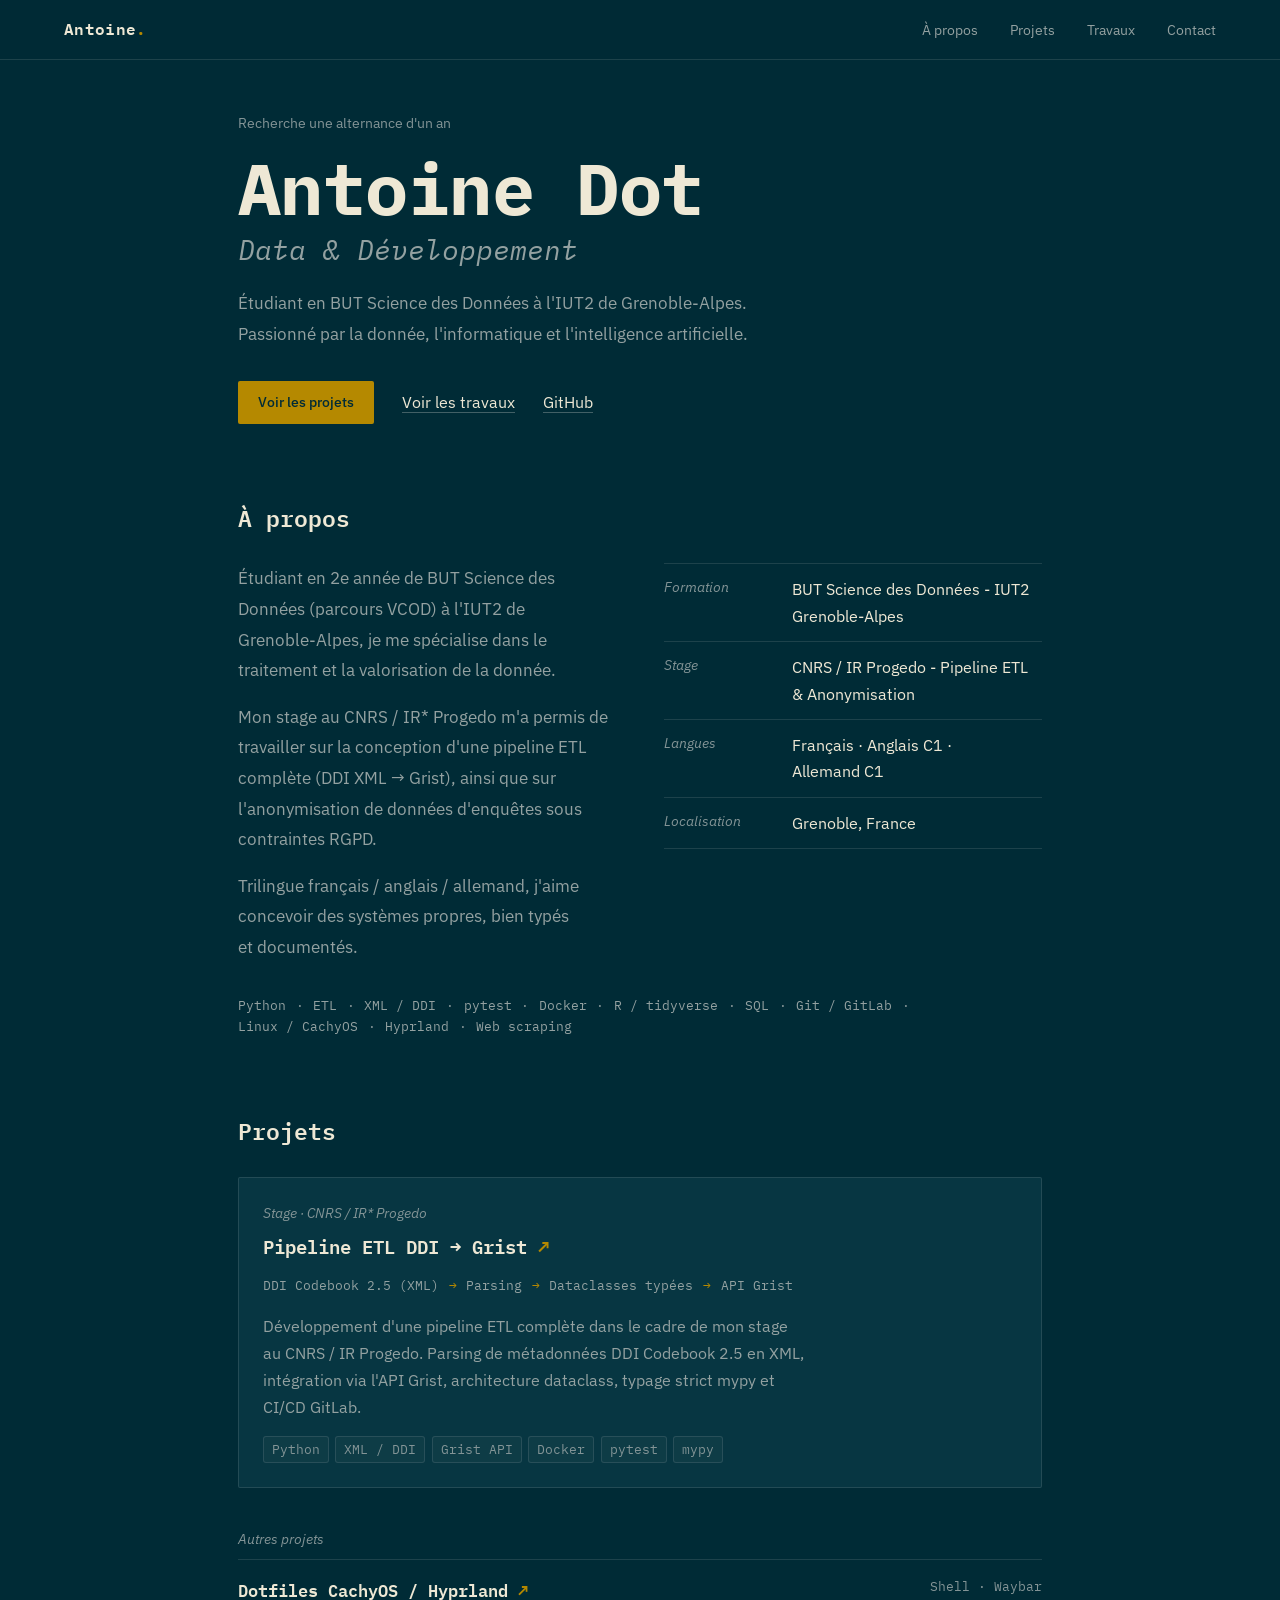
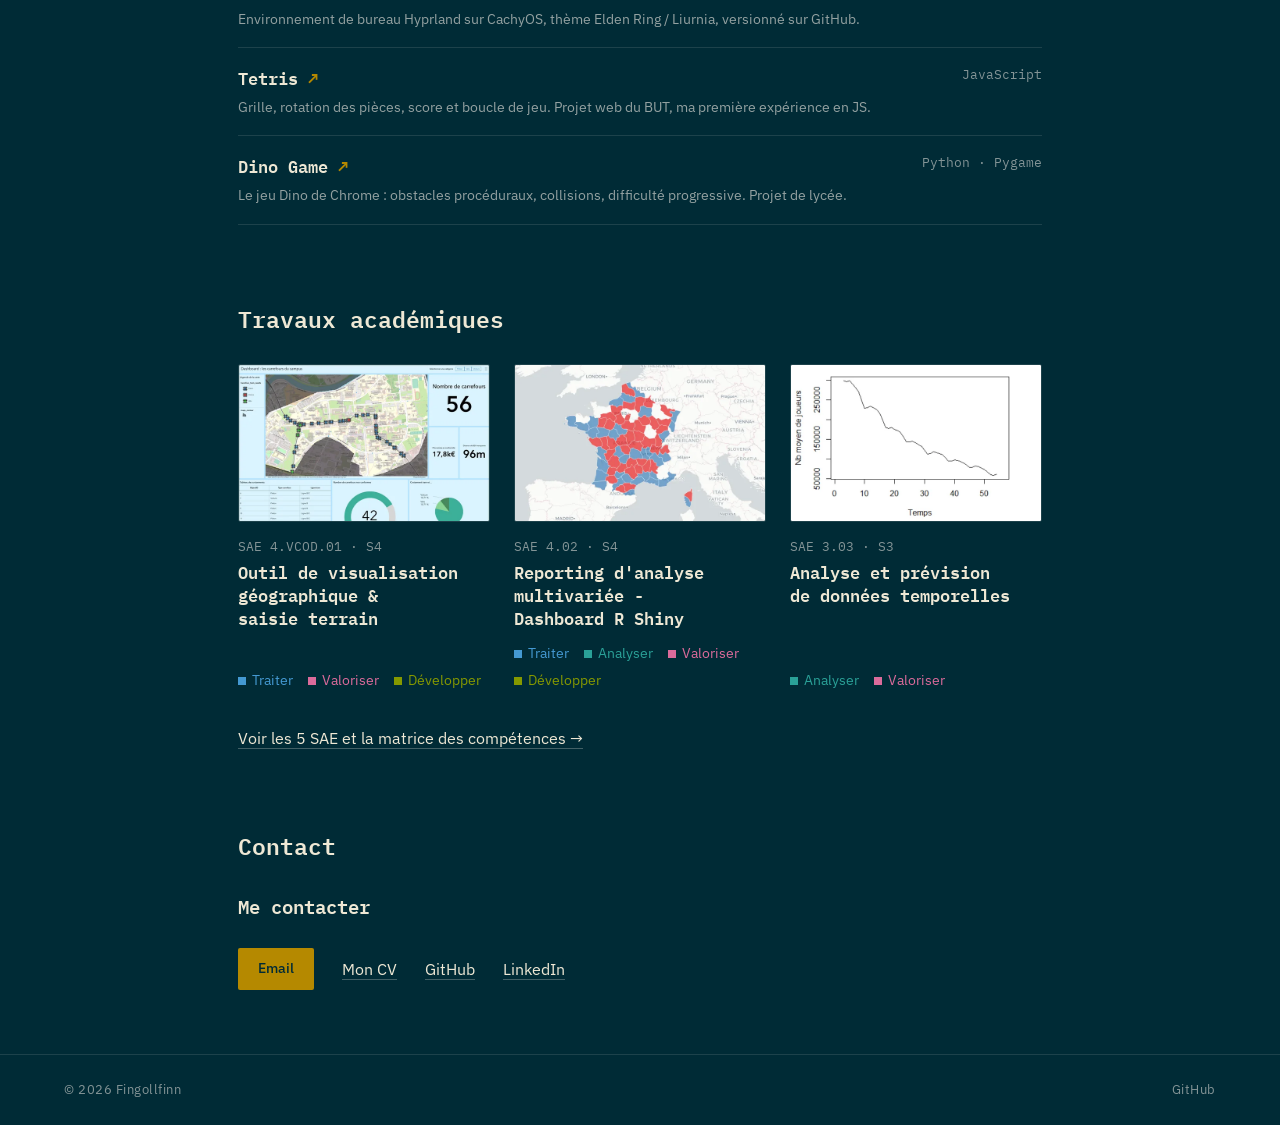
<file: index.html>
<!DOCTYPE html>
<html lang="fr">
<head>
  <meta charset="UTF-8" />
  <meta name="viewport" content="width=device-width, initial-scale=1.0" />
  <title>Antoine - Portfolio</title>
  <link rel="preconnect" href="https://fonts.googleapis.com" />
  <link rel="preconnect" href="https://fonts.gstatic.com" crossorigin />
  <link href="https://fonts.googleapis.com/css2?family=IBM+Plex+Mono:ital,wght@0,400;0,500;0,600;0,700;1,400&family=IBM+Plex+Sans:ital,wght@0,400;0,500;0,600;1,400&display=swap" rel="stylesheet" />
  <link rel="stylesheet" href="styles/base.css" />
  <link rel="stylesheet" href="styles/style.css" />
</head>
<body>
 
  <!-- NAV -->
  <nav>
    <a href="#hero" class="nav-logo">Antoine<span>.</span></a>
    <ul class="nav-links">
      <li><a href="#about">À propos</a></li>
      <li><a href="#projects">Projets</a></li>
      <li><a href="#academic">Travaux</a></li>
      <li><a href="#contact">Contact</a></li>
    </ul>
  </nav>
 
  <main>
 
    <!-- HERO -->
    <section id="hero">
      <p class="hero-tag">Recherche une alternance d'un an</p>
      <h1>
        Antoine Dot
        <span class="subtitle">Data &amp; Développement</span>
      </h1>
      <p class="hero-desc">
        Étudiant en BUT Science des Données à l'IUT2 de Grenoble&#8209;Alpes.
        Passionné par la donnée, l'informatique et l'intelligence artificielle.
      </p>
      <div class="hero-links">
        <a href="#projects" class="btn">
          Voir les projets
        </a>
        <a href="#academic" class="link-text">
          Voir les travaux
        </a>
        <a href="https://github.com/Fingollfinn" target="_blank" rel="noopener" class="link-text">
          GitHub
        </a>
      </div>
    </section>
 
    <!-- ABOUT -->
    <section id="about">
      <div class="section-header"><h2>À propos</h2></div>
      <div class="about-grid">
        <div class="about-text">
          <p>
            Étudiant en 2e année de BUT Science des Données (parcours VCOD) à l'IUT2 de Grenoble&#8209;Alpes,
            je me spécialise dans le traitement et la valorisation de la donnée.
          </p>
          <p>
            Mon stage au CNRS&nbsp;/ IR* Progedo m'a permis de travailler sur la conception d'une
            pipeline ETL complète (DDI XML → Grist), ainsi que sur l'anonymisation de données d'enquêtes
            sous contraintes RGPD.
          </p>
          <p>
            Trilingue français&nbsp;/ anglais&nbsp;/ allemand, j'aime concevoir des systèmes
            propres, bien typés et documentés.
          </p>
        </div>
        <dl class="about-meta">
          <div class="meta-row"><dt>Formation</dt><dd>BUT Science des Données - IUT2 Grenoble-Alpes</dd></div>
          <div class="meta-row"><dt>Stage</dt><dd>CNRS / IR Progedo - Pipeline ETL &amp; Anonymisation</dd></div>
          <div class="meta-row"><dt>Langues</dt><dd>Français · Anglais C1 · Allemand C1</dd></div>
          <div class="meta-row"><dt>Localisation</dt><dd>Grenoble, France</dd></div>
        </dl>
      </div>
      <ul class="skills-strip">
        <li>Python</li>
        <li>ETL</li>
        <li>XML / DDI</li>
        <li>pytest</li>
        <li>Docker</li>
        <li>R / tidyverse</li>
        <li>SQL</li>
        <li>Git / GitLab</li>
        <li>Linux / CachyOS</li>
        <li>Hyprland</li>
        <li>Web scraping</li>
      </ul>
    </section>

    <!-- PROJECTS -->
    <section id="projects">
      <div class="section-header"><h2>Projets</h2></div>

      <!-- Pipeline Grist -->
      <a class="project-feature" href="https://github.com/Fingollfinn/grist_pipeline" target="_blank" rel="noopener">
        <p class="project-kicker">Stage · CNRS&nbsp;/ IR* Progedo</p>
        <span class="project-name">Pipeline ETL DDI → Grist <span class="project-arrow" aria-hidden="true">↗</span></span>
        <ol class="pipeline-steps" aria-label="Étapes de la pipeline">
          <li>DDI Codebook 2.5 (XML)</li>
          <li>Parsing</li>
          <li>Dataclasses typées</li>
          <li>API Grist</li>
        </ol>
        <p class="project-desc">
          Développement d'une pipeline ETL complète dans le cadre de mon stage au CNRS&nbsp;/ IR Progedo.
          Parsing de métadonnées DDI Codebook&nbsp;2.5 en XML, intégration via l'API Grist,
          architecture dataclass, typage strict mypy et CI/CD GitLab.
        </p>
        <div class="project-stack">
          <span class="stack-tag">Python</span>
          <span class="stack-tag">XML / DDI</span>
          <span class="stack-tag">Grist API</span>
          <span class="stack-tag">Docker</span>
          <span class="stack-tag">pytest</span>
          <span class="stack-tag">mypy</span>
        </div>
      </a>

      <h3 class="subsection-title">Autres projets</h3>
      <ul class="projects-minor">
        <li>
          <a class="project-row" href="https://github.com/Fingollfinn/dotfiles_uw" target="_blank" rel="noopener">
            <span class="project-name">Dotfiles CachyOS / Hyprland <span class="project-arrow" aria-hidden="true">↗</span></span>
            <span class="project-row-stack">Shell · Waybar</span>
            <span class="project-row-desc">Environnement de bureau Hyprland sur CachyOS, thème Elden Ring / Liurnia, versionné sur GitHub.</span>
          </a>
        </li>
        <li>
          <a class="project-row" href="https://github.com/Fingollfinn/Projet_web_arcade" target="_blank" rel="noopener">
            <span class="project-name">Tetris <span class="project-arrow" aria-hidden="true">↗</span></span>
            <span class="project-row-stack">JavaScript</span>
            <span class="project-row-desc">Grille, rotation des pièces, score et boucle de jeu. Projet web du BUT, ma première expérience en JS.</span>
          </a>
        </li>
        <li>
          <a class="project-row" href="https://github.com/Fingollfinn/ProjectDino" target="_blank" rel="noopener">
            <span class="project-name">Dino Game <span class="project-arrow" aria-hidden="true">↗</span></span>
            <span class="project-row-stack">Python · Pygame</span>
            <span class="project-row-desc">Le jeu Dino de Chrome : obstacles procéduraux, collisions, difficulté progressive. Projet de lycée.</span>
          </a>
        </li>
      </ul>
    </section>

    <!-- ACADEMIC -->
    <section id="academic">
      <div class="section-header"><h2>Travaux académiques</h2></div>
      <div class="sae-cards">

        <a class="sae-card" href="academic/sae_pages/sae_4_vcod_01.html">
          <img src="assets/thumbs/dashboard_arcgis.webp" alt="Dashboard ArcGIS des carrefours du campus" width="640" height="400" loading="lazy" />
          <p class="sae-card-id">SAE 4.VCOD.01 · S4</p>
          <h3>Outil de visualisation géographique &amp; saisie terrain</h3>
          <p class="comp-strip">
            <span class="comp-chip chip-t">Traiter</span>
            <span class="comp-chip chip-v">Valoriser</span>
            <span class="comp-chip chip-d">Développer</span>
          </p>
        </a>

        <a class="sae-card" href="academic/sae_pages/sae_4_02.html">
          <img src="assets/thumbs/map_rshiny.webp" alt="Carte des profils de territoires issue du clustering" width="640" height="400" loading="lazy" />
          <p class="sae-card-id">SAE 4.02 · S4</p>
          <h3>Reporting d'analyse multivariée - Dashboard R Shiny</h3>
          <p class="comp-strip">
            <span class="comp-chip chip-t">Traiter</span>
            <span class="comp-chip chip-a">Analyser</span>
            <span class="comp-chip chip-v">Valoriser</span>
            <span class="comp-chip chip-d">Développer</span>
          </p>
        </a>

        <a class="sae-card" href="academic/sae_pages/sae_3_03.html">
          <img src="assets/thumbs/rep_donnees_moymobile.webp" alt="Nombre moyen de joueurs lissé par moyenne mobile" width="640" height="400" loading="lazy" />
          <p class="sae-card-id">SAE 3.03 · S3</p>
          <h3>Analyse et prévision de données temporelles</h3>
          <p class="comp-strip">
            <span class="comp-chip chip-a">Analyser</span>
            <span class="comp-chip chip-v">Valoriser</span>
          </p>
        </a>
      </div>
      <p class="sae-more">
        <a href="academic/academic.html" class="link-text">Voir les 5 SAE et la matrice des compétences →</a>
      </p>
    </section>

    <!-- CONTACT -->
    <section id="contact">
      <div class="section-header"><h2>Contact</h2></div>
      <div class="contact-inner">
        <div class="contact-text">
          <h3>Me contacter</h3>
        </div>
        <div class="contact-actions">
          <a href="mailto:dotantoine67280@gmail.com" class="btn">
            Email
          </a>

          <a href="assets/cv_adot.pdf" target="_blank" rel="noopener" class="link-text" download>
            Mon CV
          </a>

          <a href="https://github.com/Fingollfinn" target="_blank" rel="noopener" class="link-text">
            GitHub
          </a>

          <a href="https://www.linkedin.com/in/antoine-dot-053016327" target="_blank" rel="noopener" class="link-text">
            LinkedIn
          </a>
        </div>
      </div>
    </section>

  </main>
 
  <footer>
    <span>© 2026 Fingollfinn</span>
    <div class="footer-links">
      <a href="https://github.com/Fingollfinn" target="_blank" rel="noopener">
          GitHub
      </a>
    </div>
  </footer>
</body>
</html>
</file>
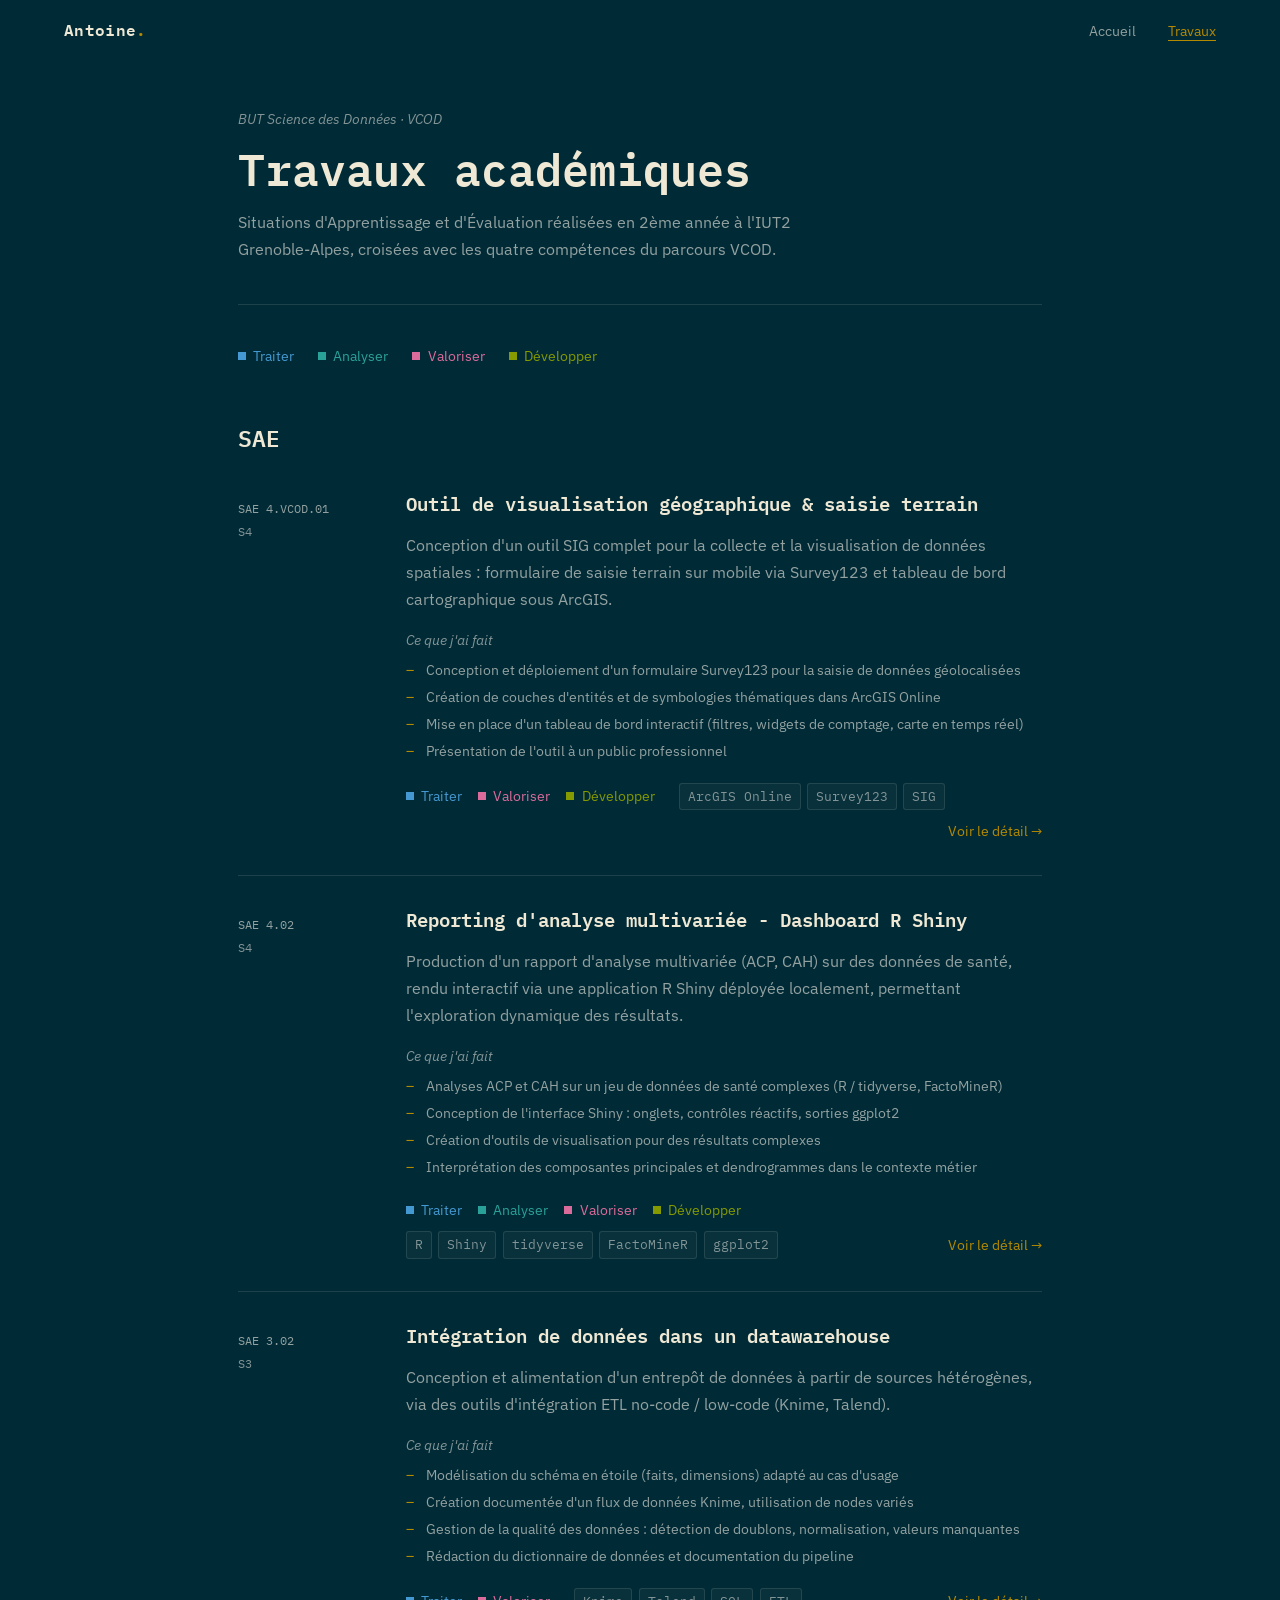
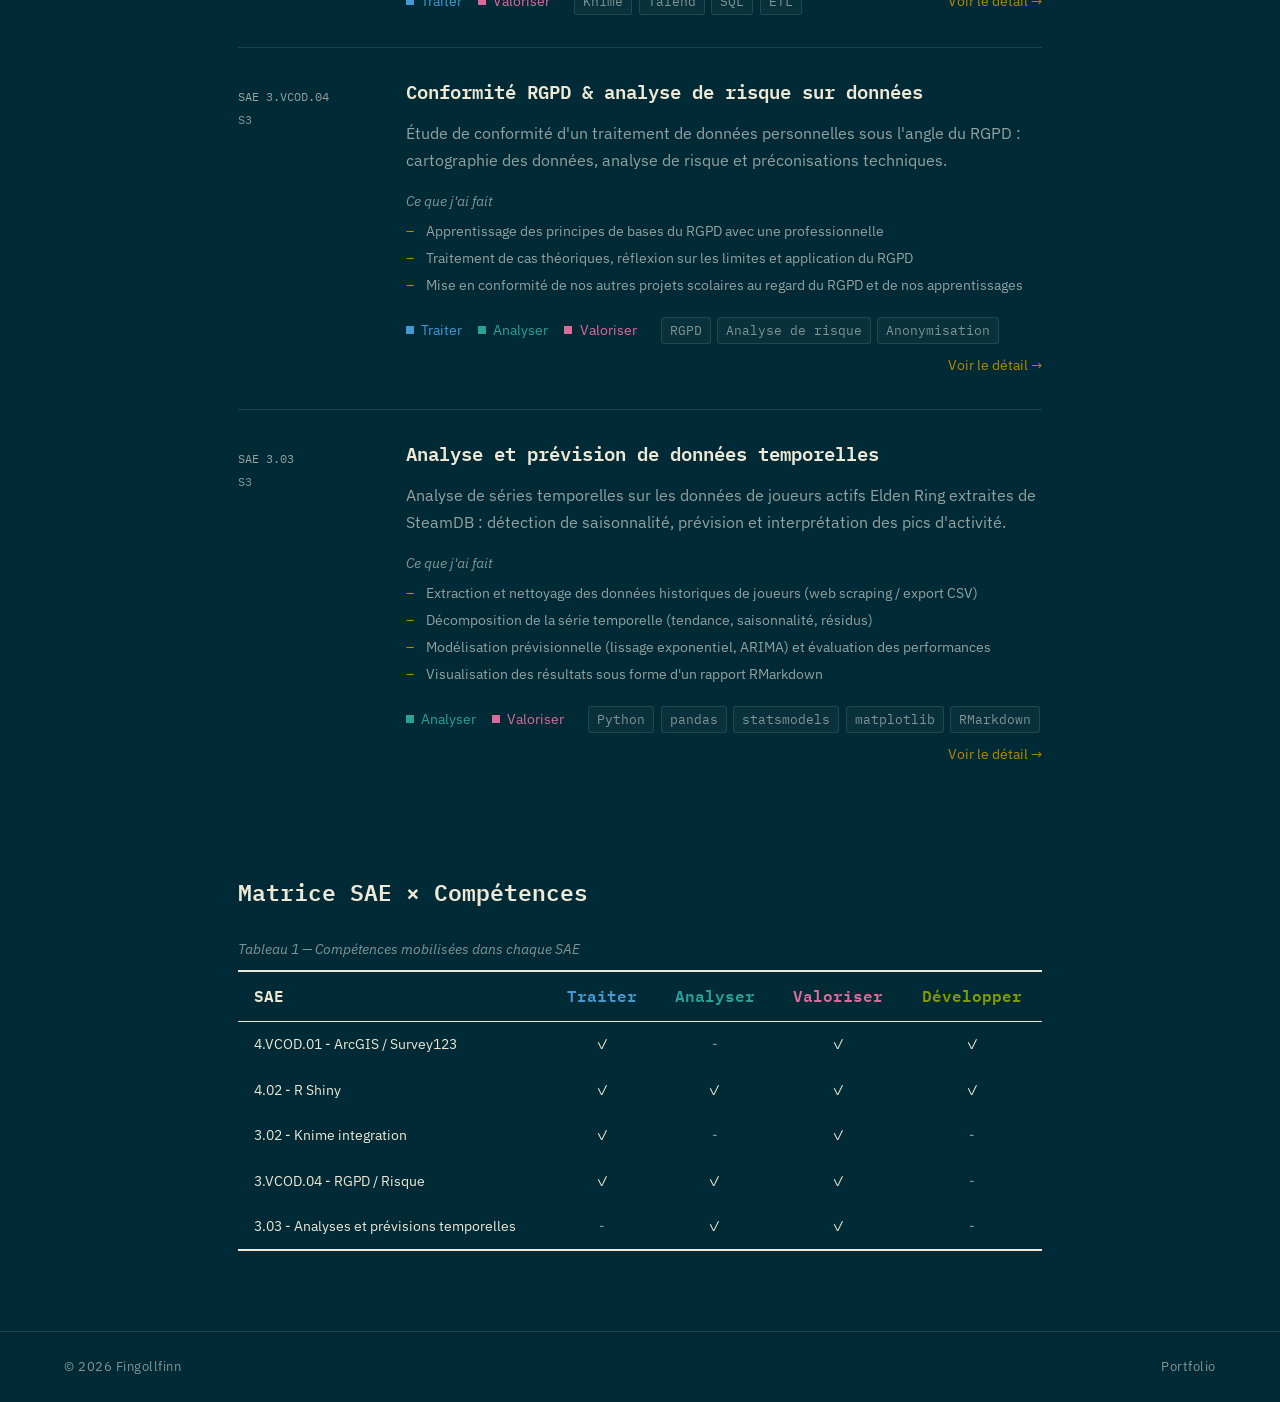
<file: academic/academic.html>
<!DOCTYPE html>
<html lang="fr">
<head>
  <meta charset="UTF-8" />
  <meta name="viewport" content="width=device-width, initial-scale=1.0" />
  <title>Travaux académiques - Antoine Dot</title>
  <link rel="preconnect" href="https://fonts.googleapis.com" />
  <link rel="preconnect" href="https://fonts.gstatic.com" crossorigin />
  <link href="https://fonts.googleapis.com/css2?family=IBM+Plex+Mono:ital,wght@0,400;0,500;0,600;0,700;1,400&family=IBM+Plex+Sans:ital,wght@0,400;0,500;0,600;1,400&display=swap" rel="stylesheet" />
  <link rel="stylesheet" href="../styles/base.css" />
  <link rel="stylesheet" href="../styles/style_academic.css" />
</head>
<body>

  <!-- NAV -->
  <nav>
    <a class="nav-logo" href="../index.html">Antoine<span>.</span></a>
    <ul class="nav-links">
      <li><a href="../index.html" >Accueil</a></li>
      <li><a href="academic.html" class="active">Travaux</a></li>
    </ul>
  </nav>

  <main>

    <!-- PAGE HEADER -->
    <header class="page-header">
      <p class="page-kicker">BUT Science des Données · VCOD</p>
      <h1>Travaux académiques</h1>
      <p>
        Situations d'Apprentissage et d'Évaluation réalisées en 2ème année à l'IUT2 Grenoble&#8209;Alpes,
        croisées avec les quatre compétences du parcours VCOD.
      </p>
    </header>

    <!-- LÉGENDE COMPÉTENCES -->
    <div class="comp-legend">
      <span class="comp-pill pill-traiter"><span class="dot"></span>Traiter</span>
      <span class="comp-pill pill-analyser"><span class="dot"></span>Analyser</span>
      <span class="comp-pill pill-valoriser"><span class="dot"></span>Valoriser</span>
      <span class="comp-pill pill-developper"><span class="dot"></span>Développer</span>
    </div>

    <!-- SAE LIST -->
    <div class="section-header"><h2>SAE</h2></div>
    <div class="sae-list">

      <!-- SAE 4.VCOD.01 - ArcGIS / Survey123 -->
      <article class="sae-entry">
        <div class="sae-margin">
          <span class="sae-id">SAE 4.VCOD.01</span>
          <span class="sae-semester">S4</span>
        </div>
        <div class="sae-main">
          <h3 class="sae-title"><a href="sae_pages/sae_4_vcod_01.html">Outil de visualisation géographique &amp; saisie terrain</a></h3>
          <p class="sae-context">
          Conception d'un outil SIG complet pour la collecte et la visualisation de données spatiales :
          formulaire de saisie terrain sur mobile via Survey123 et tableau de bord cartographique sous ArcGIS.
          </p>
          <div>
          <p class="sae-section-label">Ce que j'ai fait</p>
          <ul class="sae-tasks">
          <li>Conception et déploiement d'un formulaire Survey123 pour la saisie de données géolocalisées</li>
          <li>Création de couches d'entités et de symbologies thématiques dans ArcGIS Online</li>
          <li>Mise en place d'un tableau de bord interactif (filtres, widgets de comptage, carte en temps réel)</li>
          <li>Présentation de l'outil à un public professionnel</li>
          </ul>
          </div>
          <div class="sae-footer">
            <div class="comp-badges">
          <span class="comp-pill pill-traiter"><span class="dot"></span>Traiter</span>
          <span class="comp-pill pill-valoriser"><span class="dot"></span>Valoriser</span>
          <span class="comp-pill pill-developper"><span class="dot"></span>Développer</span>
          </div>
            <div class="stack-tags">
          <span class="stack-tag">ArcGIS Online</span>
          <span class="stack-tag">Survey123</span>
          <span class="stack-tag">SIG</span>
          </div>
            <a href="sae_pages/sae_4_vcod_01.html" class="btn-link">Voir le détail →</a>
          </div>
        </div>
      </article>

      <!-- SAE 4.02 - R Shiny -->
      <article class="sae-entry">
        <div class="sae-margin">
          <span class="sae-id">SAE 4.02</span>
          <span class="sae-semester">S4</span>
        </div>
        <div class="sae-main">
          <h3 class="sae-title"><a href="sae_pages/sae_4_02.html">Reporting d'analyse multivariée - Dashboard R Shiny</a></h3>
          <p class="sae-context">
          Production d'un rapport d'analyse multivariée (ACP, CAH) sur des données de santé, rendu interactif via une application
          R Shiny déployée localement, permettant l'exploration dynamique des résultats.
          </p>
          <div>
          <p class="sae-section-label">Ce que j'ai fait</p>
          <ul class="sae-tasks">
          <li>Analyses ACP et CAH sur un jeu de données de santé complexes (R / tidyverse, FactoMineR)</li>
          <li>Conception de l'interface Shiny : onglets, contrôles réactifs, sorties ggplot2</li>
          <li>Création d'outils de visualisation pour des résultats complexes</li>
          <li>Interprétation des composantes principales et dendrogrammes dans le contexte métier</li>
          </ul>
          </div>
          <div class="sae-footer">
            <div class="comp-badges">
          <span class="comp-pill pill-traiter"><span class="dot"></span>Traiter</span>
          <span class="comp-pill pill-analyser"><span class="dot"></span>Analyser</span>
          <span class="comp-pill pill-valoriser"><span class="dot"></span>Valoriser</span>
          <span class="comp-pill pill-developper"><span class="dot"></span>Développer</span>
          </div>
            <div class="stack-tags">
          <span class="stack-tag">R</span>
          <span class="stack-tag">Shiny</span>
          <span class="stack-tag">tidyverse</span>
          <span class="stack-tag">FactoMineR</span>
          <span class="stack-tag">ggplot2</span>
          </div>
            <a href="sae_pages/sae_4_02.html" class="btn-link">Voir le détail →</a>
          </div>
        </div>
      </article>

      <!-- SAE 3.02 - Knime/Talend DWH -->
      <article class="sae-entry">
        <div class="sae-margin">
          <span class="sae-id">SAE 3.02</span>
          <span class="sae-semester">S3</span>
        </div>
        <div class="sae-main">
          <h3 class="sae-title"><a href="sae_pages/sae_3_02.html">Intégration de données dans un datawarehouse</a></h3>
          <p class="sae-context">
          Conception et alimentation d'un entrepôt de données à partir de sources hétérogènes,
          via des outils d'intégration ETL no-code / low-code (Knime, Talend).
          </p>
          <div>
          <p class="sae-section-label">Ce que j'ai fait</p>
          <ul class="sae-tasks">
          <li>Modélisation du schéma en étoile (faits, dimensions) adapté au cas d'usage</li>
          <li>Création documentée d'un flux de données Knime, utilisation de nodes variés</li>
          <li>Gestion de la qualité des données : détection de doublons, normalisation, valeurs manquantes</li>
          <li>Rédaction du dictionnaire de données et documentation du pipeline</li>
          </ul>
          </div>
          <div class="sae-footer">
            <div class="comp-badges">
          <span class="comp-pill pill-traiter"><span class="dot"></span>Traiter</span>
          <span class="comp-pill pill-valoriser"><span class="dot"></span>Valoriser</span>
          </div>
            <div class="stack-tags">
          <span class="stack-tag">Knime</span>
          <span class="stack-tag">Talend</span>
          <span class="stack-tag">SQL</span>
          <span class="stack-tag">ETL</span>
          </div>
            <a href="sae_pages/sae_3_02.html" class="btn-link">Voir le détail →</a>
          </div>
        </div>
      </article>

      <!-- SAE 3.VCOD.04 - RGPD -->
      <article class="sae-entry">
        <div class="sae-margin">
          <span class="sae-id">SAE 3.VCOD.04</span>
          <span class="sae-semester">S3</span>
        </div>
        <div class="sae-main">
          <h3 class="sae-title"><a href="sae_pages/sae_3_vcod_04.html">Conformité RGPD &amp; analyse de risque sur données</a></h3>
          <p class="sae-context">
          Étude de conformité d'un traitement de données personnelles sous l'angle du RGPD :
          cartographie des données, analyse de risque et préconisations techniques.
          </p>
          <div>
          <p class="sae-section-label">Ce que j'ai fait</p>
          <ul class="sae-tasks">
          <li>Apprentissage des principes de bases du RGPD avec une professionnelle</li>
          <li>Traitement de cas théoriques, réflexion sur les limites et application du RGPD</li>
          <li>Mise en conformité de nos autres projets scolaires au regard du RGPD et de nos apprentissages</li>
          </ul>
          </div>
          <div class="sae-footer">
            <div class="comp-badges">
          <span class="comp-pill pill-traiter"><span class="dot"></span>Traiter</span>
          <span class="comp-pill pill-analyser"><span class="dot"></span>Analyser</span>
          <span class="comp-pill pill-valoriser"><span class="dot"></span>Valoriser</span>
          </div>
            <div class="stack-tags">
          <span class="stack-tag">RGPD</span>
          <span class="stack-tag">Analyse de risque</span>
          <span class="stack-tag">Anonymisation</span>
          </div>
            <a href="sae_pages/sae_3_vcod_04.html" class="btn-link">Voir le détail →</a>
          </div>
        </div>
      </article>

      <!-- SAE 3.03 - Elden Ring / Steam -->
      <article class="sae-entry">
        <div class="sae-margin">
          <span class="sae-id">SAE 3.03</span>
          <span class="sae-semester">S3</span>
        </div>
        <div class="sae-main">
          <h3 class="sae-title"><a href="sae_pages/sae_3_03.html">Analyse et prévision de données temporelles</a></h3>
          <p class="sae-context">
          Analyse de séries temporelles sur les données de joueurs actifs Elden Ring extraites de SteamDB :
          détection de saisonnalité, prévision et interprétation des pics d'activité.
          </p>
          <div>
          <p class="sae-section-label">Ce que j'ai fait</p>
          <ul class="sae-tasks">
          <li>Extraction et nettoyage des données historiques de joueurs (web scraping / export CSV)</li>
          <li>Décomposition de la série temporelle (tendance, saisonnalité, résidus)</li>
          <li>Modélisation prévisionnelle (lissage exponentiel, ARIMA) et évaluation des performances</li>
          <li>Visualisation des résultats sous forme d'un rapport RMarkdown</li>
          </ul>
          </div>
          <div class="sae-footer">
            <div class="comp-badges">
          <span class="comp-pill pill-analyser"><span class="dot"></span>Analyser</span>
          <span class="comp-pill pill-valoriser"><span class="dot"></span>Valoriser</span>
          </div>
            <div class="stack-tags">
          <span class="stack-tag">Python</span>
          <span class="stack-tag">pandas</span>
          <span class="stack-tag">statsmodels</span>
          <span class="stack-tag">matplotlib</span>
          <span class="stack-tag">RMarkdown</span>
          </div>
            <a href="sae_pages/sae_3_03.html" class="btn-link">Voir le détail →</a>
          </div>
        </div>
      </article>

    </div><!-- /sae-list -->

    <!-- MATRIX -->
    <section class="matrix-section">
      <div class="section-header"><h2>Matrice SAE × Compétences</h2></div>
      <div class="matrix-wrap">
        <table class="matrix">
          <caption>Tableau 1 — Compétences mobilisées dans chaque SAE</caption>
          <thead>
            <tr>
              <th class="matrix-sae">SAE</th>
              <th class="th-traiter">Traiter</th>
              <th class="th-analyser">Analyser</th>
              <th class="th-valoriser">Valoriser</th>
              <th class="th-developper">Développer</th>
            </tr>
          </thead>
          <tbody>
            <tr>
              <td>4.VCOD.01 - ArcGIS / Survey123</td>
              <td><span class="check">✓</span></td>
              <td><span class="matrix-empty">-</span></td>
              <td><span class="check">✓</span></td>
              <td><span class="check">✓</span></td>
            </tr>
            <tr>
              <td>4.02 - R Shiny</td>
              <td><span class="check">✓</span></td>
              <td><span class="check">✓</span></td>
              <td><span class="check">✓</span></td>
              <td><span class="check">✓</span></td>
            </tr>
            <tr>
              <td>3.02 - Knime integration</td>
              <td><span class="check">✓</span></td>
              <td><span class="matrix-empty">-</span></td>
              <td><span class="check">✓</span></td>
              <td><span class="matrix-empty">-</span></td>
            </tr>
            <tr>
              <td>3.VCOD.04 - RGPD / Risque</td>
              <td><span class="check">✓</span></td>
              <td><span class="check">✓</span></td>
              <td><span class="check">✓</span></td>
              <td><span class="matrix-empty">-</span></td>
            </tr>
            <tr>
              <td>3.03 - Analyses et prévisions temporelles</td>
              <td><span class="matrix-empty">-</span></td>
              <td><span class="check">✓</span></td>
              <td><span class="check">✓</span></td>
              <td><span class="matrix-empty">-</span></td>
            </tr>
          </tbody>
        </table>
      </div>
    </section>

  </main>

  <footer>
    <span>© 2026 Fingollfinn</span>
    <div class="footer-links">
      <a href="../index.html">Portfolio</a>
    </div>
  </footer>

</body>
</html>
</file>
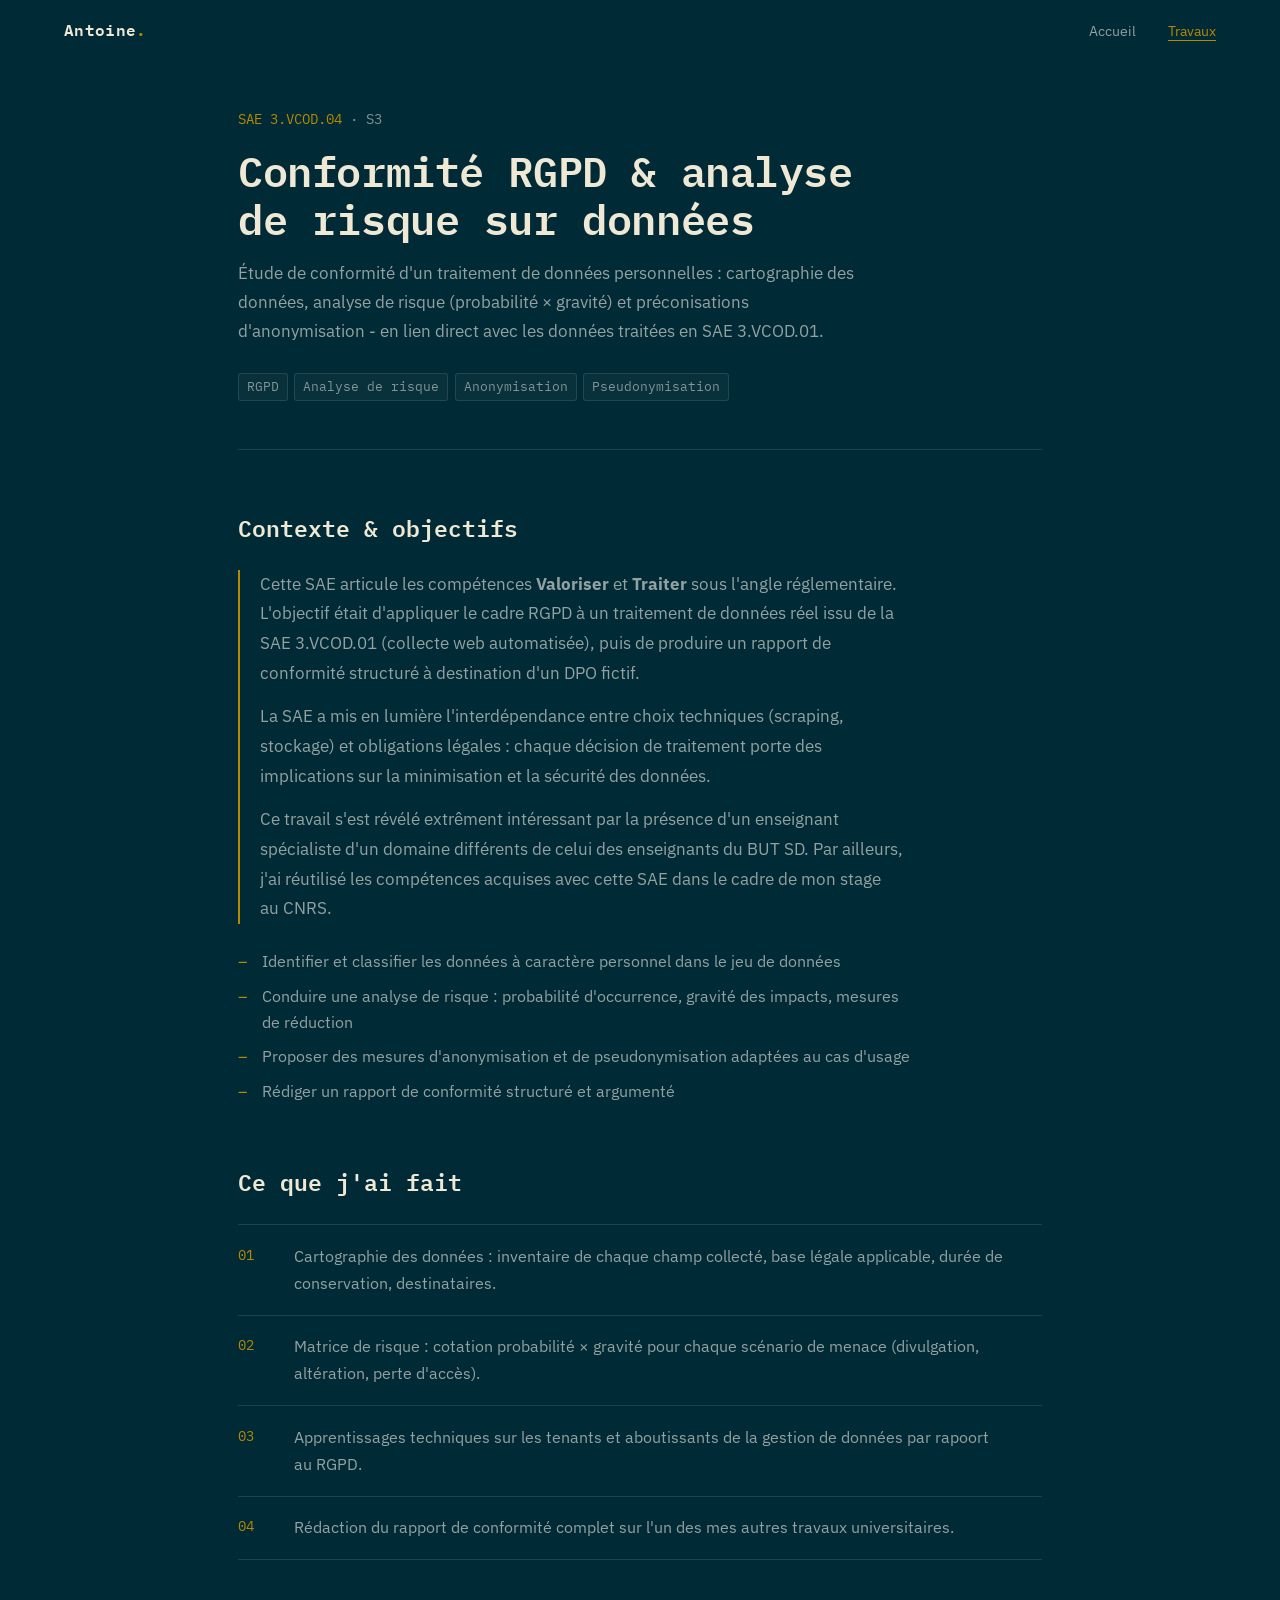
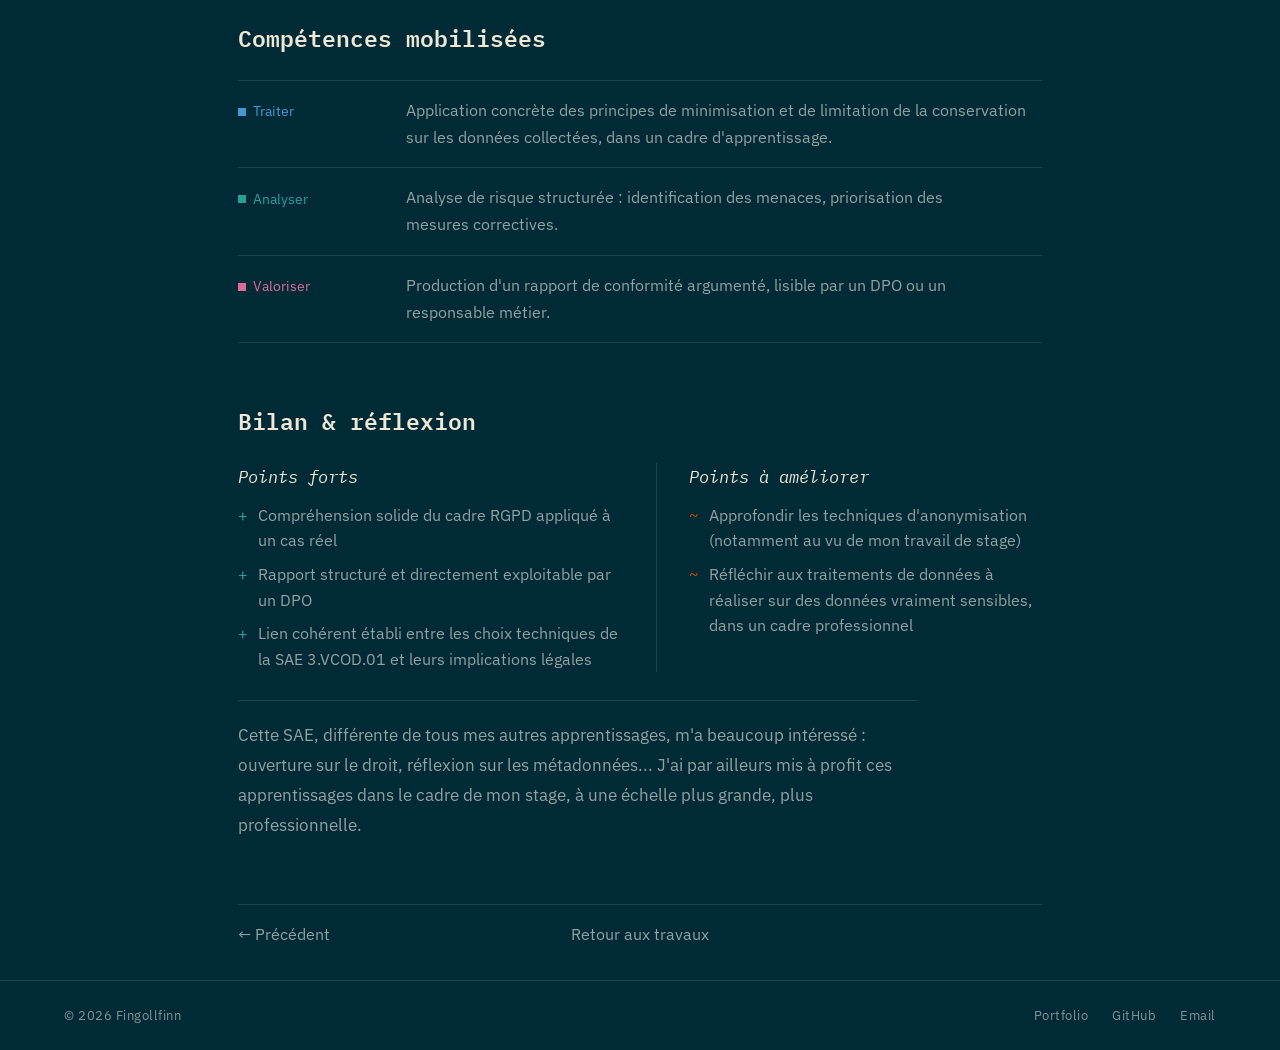
<file: academic/sae_pages/sae_3_vcod_04.html>
<!DOCTYPE html>
<html lang="fr">
<head>
  <meta charset="UTF-8" />
  <meta name="viewport" content="width=device-width, initial-scale=1.0" />
  <title>SAE 3.VCOD.04 - Conformité RGPD</title>
  <link rel="preconnect" href="https://fonts.googleapis.com" />
  <link rel="preconnect" href="https://fonts.gstatic.com" crossorigin />
  <link href="https://fonts.googleapis.com/css2?family=IBM+Plex+Mono:ital,wght@0,400;0,500;0,600;0,700;1,400&family=IBM+Plex+Sans:ital,wght@0,400;0,500;0,600;1,400&display=swap" rel="stylesheet" />
  <link rel="stylesheet" href="../../styles/base.css" />
  <link rel="stylesheet" href="../../styles/style_academic.css" />
</head>
<body>

  <!-- NAV -->
  <nav>
    <a class="nav-logo" href="../../index.html">Antoine<span>.</span></a>
    <ul class="nav-links">
      <li><a href="../../index.html">Accueil</a></li>
      <li><a href="../academic.html" class="active">Travaux</a></li>
    </ul>
  </nav>

  <main>

    <!-- HERO -->
    <header class="sae-hero">
      <div class="sae-hero-left">
        <div class="sae-hero-eyebrow">
          <span class="sae-hero-id">SAE 3.VCOD.04</span>
          <span class="sae-hero-semester">S3</span>
        </div>
        <h1>Conformité RGPD &amp; analyse de risque sur données</h1>
        <p class="sae-hero-desc">
          Étude de conformité d'un traitement de données personnelles : cartographie des données,
          analyse de risque (probabilité × gravité) et préconisations d'anonymisation -
          en lien direct avec les données traitées en SAE 3.VCOD.01.
        </p>
        <div class="stack-row">
          <span class="stack-tag">RGPD</span>
          <span class="stack-tag">Analyse de risque</span>
          <span class="stack-tag">Anonymisation</span>
          <span class="stack-tag">Pseudonymisation</span>
        </div>
      </div>
    </header>

    <!-- CONTEXTE & OBJECTIFS -->
    <section class="detail-section">
      <div class="section-header"><h2>Contexte &amp; objectifs</h2></div>
      <div class="context-block">
        <p>
          Cette SAE articule les compétences <strong>Valoriser</strong> et <strong>Traiter</strong>
          sous l'angle réglementaire. L'objectif était d'appliquer le cadre RGPD à un traitement
          de données réel issu de la SAE 3.VCOD.01 (collecte web automatisée), puis de produire
          un rapport de conformité structuré à destination d'un DPO fictif.
        </p>
        <p>
          La SAE a mis en lumière l'interdépendance entre choix techniques (scraping, stockage)
          et obligations légales : chaque décision de traitement porte des implications sur
          la minimisation et la sécurité des données.
        </p>
        <p>
          Ce travail s'est révélé extrêment intéressant par la présence d'un enseignant spécialiste d'un domaine différents de celui des enseignants du BUT SD. 
          Par ailleurs, j'ai réutilisé les compétences acquises avec cette SAE dans le cadre de mon stage au CNRS.
        </p>
      </div>
      <ul class="objectives-list">
        <li>Identifier et classifier les données à caractère personnel dans le jeu de données</li>
        <li>Conduire une analyse de risque : probabilité d'occurrence, gravité des impacts, mesures de réduction</li>
        <li>Proposer des mesures d'anonymisation et de pseudonymisation adaptées au cas d'usage</li>
        <li>Rédiger un rapport de conformité structuré et argumenté</li>
      </ul>
    </section>

    <!-- CE QUE J'AI FAIT -->
    <section class="detail-section">
      <div class="section-header"><h2>Ce que j'ai fait</h2></div>
      <div class="tasks-grid">
        <div class="task-item">
          <span class="task-item-num">01</span>
          <p>Cartographie des données : inventaire de chaque champ collecté, base légale applicable, durée de conservation, destinataires.</p>
        </div>
        <div class="task-item">
          <span class="task-item-num">02</span>
          <p>Matrice de risque : cotation probabilité × gravité pour chaque scénario de menace (divulgation, altération, perte d'accès).</p>
        </div>
        <div class="task-item">
          <span class="task-item-num">03</span>
          <p>Apprentissages techniques sur les tenants et aboutissants de la gestion de données par rapoort au RGPD.</p>
        </div>
        <div class="task-item">
          <span class="task-item-num">04</span>
          <p>Rédaction du rapport de conformité complet sur l'un des mes autres travaux universitaires.</p>
        </div>
      </div>
    </section>

    <!-- COMPÉTENCES -->
    <section class="detail-section">
      <div class="section-header"><h2>Compétences mobilisées</h2></div>
      <div class="comp-detail-grid">
        <div class="comp-detail-card">
          <span class="comp-pill pill-traiter"><span class="dot"></span>Traiter</span>
          <p>Application concrète des principes de minimisation et de limitation de la conservation sur les données collectées, dans un cadre d'apprentissage.</p>
        </div>
        <div class="comp-detail-card">
          <span class="comp-pill pill-analyser"><span class="dot"></span>Analyser</span>
          <p>Analyse de risque structurée : identification des menaces, priorisation des mesures correctives.</p>
        </div>
        <div class="comp-detail-card">
          <span class="comp-pill pill-valoriser"><span class="dot"></span>Valoriser</span>
          <p>Production d'un rapport de conformité argumenté, lisible par un DPO ou un responsable métier.</p>
        </div>
      </div>
    </section>

    <!-- BILAN -->
    <section class="detail-section">
      <div class="section-header"><h2>Bilan &amp; réflexion</h2></div>
      <div class="bilan-block">
        <div>
          <p class="bilan-col-label plus">Points forts</p>
          <ul class="bilan-items plus">
            <li>Compréhension solide du cadre RGPD appliqué à un cas réel</li>
            <li>Rapport structuré et directement exploitable par un DPO</li>
            <li>Lien cohérent établi entre les choix techniques de la SAE 3.VCOD.01 et leurs implications légales</li>
          </ul>
        </div>
        <div>
          <p class="bilan-col-label delta">Points à améliorer</p>
          <ul class="bilan-items delta">
            <li>Approfondir les techniques d'anonymisation (notamment au vu de mon travail de stage)</li>
            <li>Réfléchir aux traitements de données à réaliser sur des données vraiment sensibles, dans un cadre professionnel</li>
          </ul>
        </div>
        <div class="bilan-note">
          Cette SAE, différente de tous mes autres apprentissages, m'a beaucoup intéressé : ouverture sur le droit, réflexion sur les métadonnées...
          J'ai par ailleurs mis à profit ces apprentissages dans le cadre de mon stage, à une échelle plus grande, plus professionnelle.
        </div>
      </div>
    </section>

    <!-- PAGINATION -->
    <nav class="sae-pagination" aria-label="Navigation entre SAE">
      <a href="sae_3_03.html" class="page-nav-link prev">
        ← Précédent
      </a>
      <a href="../academic.html" class="page-nav-link home">
        Retour aux travaux
      </a>
    </nav>

  </main>

  <footer>
    <span>© 2026 Fingollfinn</span>
    <div class="footer-links">
      <a href="../../index.html">Portfolio</a>
      <a href="https://github.com/Fingollfinn" target="_blank" rel="noopener">GitHub</a>
      <a href="mailto:dotantoine67280@gmail.com">Email</a>
    </div>
  </footer>

</body>
</html>
</file>
<file: styles/base.css>
/* ==========================================================================
   BASE — tokens, reset et éléments communs (nav, footer, tags, titres)
   Chargé par toutes les pages avant leur feuille spécifique.
   ========================================================================== */

*, *::before, *::after { box-sizing: border-box; margin: 0; padding: 0; }

:root {
    color-scheme: dark;

    /* Palette — Solarized dark (Ethan Schoonover) */
    --bg: #002b36;
    --bg-surface: #073642;
    --bg-code: #00222c; /* plus sombre que --bg : coloration syntaxique ≥ 5:1 */
    --accent: #b58900;
    --accent-hover: #d3a21b;
    --on-accent: #002b36;
    --text-primary: #eee8d5;
    --text-secondary: #93a1a1;
    --text-muted: #839496;
    --border: color-mix(in srgb, var(--text-secondary) 20%, transparent);
    --border-hover: color-mix(in srgb, var(--text-secondary) 45%, transparent);
    --accent-dim: color-mix(in srgb, var(--accent) 14%, transparent);
    --accent-glow: color-mix(in srgb, var(--accent) 7%, transparent);
    --nav-bg: color-mix(in srgb, var(--bg) 94%, transparent);

    /* Compétences BUT SD — accents Solarized, distincts du jaune.
       Bleu et magenta éclaircis pour atteindre 4.5:1 sur --bg */
    --comp-traiter: #4499d2;
    --comp-analyser: #2aa198;
    --comp-valoriser: #db6b9b;
    --comp-developper: #859900;

    /* Bilan (points forts / axes d'amélioration) */
    --positive: var(--comp-analyser);
    --negative: #cb4b16;

    /* Modale de zoom */
    --overlay: color-mix(in srgb, #001e26 94%, transparent);
    --overlay-text: var(--text-primary);

    /* Typographie */
    --font-display: 'IBM Plex Mono', ui-monospace, monospace;
    --font-body: 'IBM Plex Sans', system-ui, sans-serif;
    --font-mono: 'IBM Plex Mono', ui-monospace, monospace;
    --fs-xs: 12px;
    --fs-tag: 13px;
    --fs-sm: 14px;
    --fs-body: 16px;
    --fs-base: 17px;
    --fs-h3: 1.2rem;
    --fs-h2: 1.45rem;

    /* Hauteur de la nav fixe */
    --nav-h: 60px;
}

@media (prefers-reduced-motion: no-preference) {
    html { scroll-behavior: smooth; }
}

@media (prefers-reduced-motion: reduce) {
    *, *::before, *::after { transition: none !important; }
}

h1, h2, h3 { text-wrap: balance; }

::selection { background: color-mix(in srgb, var(--accent) 35%, transparent); color: var(--text-primary); }
p, li, dd { text-wrap: pretty; }

a:focus-visible,
button:focus-visible {
    outline: 2px solid var(--accent);
    outline-offset: 3px;
}

body {
    background: var(--bg);
    color: var(--text-primary);
    font-family: var(--font-body);
    font-size: var(--fs-base);
    line-height: 1.65;
    min-height: 100vh;
    -webkit-font-smoothing: antialiased;
}

main {
    max-width: 900px;
    margin: 0 auto;
    padding: 0 clamp(1.5rem, 5vw, 3rem);
}

/* ─── NAV ─── */
body > nav {
    position: fixed; top: 0; left: 0; right: 0; z-index: 100;
    display: flex; align-items: center; justify-content: space-between;
    padding: 0 clamp(1.5rem, 5vw, 4rem);
    height: var(--nav-h);
    background: var(--nav-bg);
    backdrop-filter: blur(12px);
}

.nav-logo {
    font-family: var(--font-display);
    font-size: 1rem;
    font-weight: 600;
    color: var(--text-primary);
    text-decoration: none;
    letter-spacing: 0.02em;
}

.nav-logo span { color: var(--accent); }

.nav-links {
    display: flex; gap: 2rem; list-style: none;
}

.nav-links a {
    color: var(--text-secondary);
    text-decoration: none;
    font-size: var(--fs-sm);
    text-underline-offset: 4px;
    transition: color 0.2s;
}

.nav-links a:hover,
.nav-links a.active { color: var(--accent); }

.nav-links a.active { text-decoration: underline; }

/* ─── SECTION HEADERS ─── */
.section-header h2 {
    font-family: var(--font-display);
    font-size: var(--fs-h2);
    font-weight: 600;
    line-height: 1.2;
    color: var(--text-primary);
}

/* ─── STACK TAGS ─── */
.stack-tag {
    font-family: var(--font-mono);
    font-size: var(--fs-tag);
    color: var(--text-muted);
    background: color-mix(in srgb, var(--text-primary) 3%, transparent);
    border: 1px solid var(--border);
    padding: 2px 8px;
    border-radius: 3px;
}

/* ─── FOOTER ─── */
footer {
    border-top: 1px solid var(--border);
    padding: 1.5rem clamp(1.5rem, 5vw, 4rem);
    display: flex;
    justify-content: space-between;
    align-items: center;
    color: var(--text-muted);
    font-size: var(--fs-tag);
    letter-spacing: 0.04em;
}

footer a {
    color: var(--text-muted);
    text-decoration: none;
    transition: color 0.2s;
}

footer a:hover { color: var(--accent); }

.footer-links { display: flex; gap: 1.5rem; }

/* ─── RESPONSIVE ─── */
@media (max-width: 640px) {
    body > nav { padding: 0 1rem; gap: 1rem; }
    .nav-logo { padding-block: 0.6rem; }
    .nav-links { gap: 0.5rem; }
    .nav-links a { display: block; padding: 0.6rem 0.25rem; white-space: nowrap; }
}
</file>
<file: styles/style.css>
/* Page d'accueil — s'appuie sur base.css */

body > nav { border-bottom: 1px solid var(--border); }

section {
    padding: 4rem 0 1rem;
}

/* ─── HERO ─── */
#hero {
    padding-top: 7rem;
    padding-bottom: 1rem;
}

.hero-tag {
    font-size: var(--fs-sm);
    color: var(--text-muted);
    margin-bottom: 1rem;
}

h1 {
    font-family: var(--font-display);
    font-size: clamp(2.6rem, 7vw, 4.5rem);
    font-weight: 700;
    line-height: 1.05;
    letter-spacing: -0.01em;
    color: var(--text-primary);
    margin-bottom: 1.5rem;
}

h1 .subtitle {
    display: block;
    margin-top: 0.5rem;
    font-size: clamp(1.25rem, 3vw, 1.75rem);
    font-style: italic;
    font-weight: 400;
    letter-spacing: 0;
    color: var(--text-secondary);
}

.hero-desc {
    max-width: 560px;
    color: var(--text-secondary);
    font-size: var(--fs-base);
    line-height: 1.8;
    margin-bottom: 2rem;
}

.hero-links {
    display: flex; gap: 0.75rem 1.75rem; flex-wrap: wrap; align-items: center;
}

/* ─── BUTTONS & LINKS ─── */
.btn {
    display: inline-block;
    padding: 0.6rem 1.25rem;
    border-radius: 2px;
    background: var(--accent);
    color: var(--on-accent);
    font-family: var(--font-body);
    font-size: var(--fs-sm);
    font-weight: 500;
    text-decoration: none;
    transition: background-color 0.2s;
}

.btn:hover { background: var(--accent-hover); }

.link-text {
    color: var(--text-primary);
    font-size: var(--fs-body);
    text-decoration: underline;
    text-underline-offset: 0.25em;
    text-decoration-thickness: 1px;
    text-decoration-color: var(--border-hover);
    transition: color 0.2s, text-decoration-color 0.2s;
}

.link-text:hover {
    color: var(--accent);
    text-decoration-color: var(--accent);
}

/* ─── SECTION HEADERS ─── */
.section-header { margin-bottom: 2rem; }


/* ─── ABOUT ─── */
.about-grid {
    display: grid;
    grid-template-columns: repeat(auto-fit, minmax(280px, 1fr));
    gap: 2.5rem 3rem;
}

.about-text {
    color: var(--text-secondary);
    line-height: 1.8;
}

.about-text p + p { margin-top: 1rem; }

.about-meta { border-top: 1px solid var(--border); align-self: start; }

.meta-row {
    display: grid;
    grid-template-columns: 7rem 1fr;
    gap: 1rem;
    padding: 0.75rem 0;
    border-bottom: 1px solid var(--border);
}

.meta-row dt {
    font-size: var(--fs-sm);
    font-style: italic;
    color: var(--text-muted);
}

.meta-row dd {
    color: var(--text-primary);
    font-size: var(--fs-body);
}

/* ─── SKILLS STRIP ─── */
.skills-strip {
    display: flex;
    flex-wrap: wrap;
    list-style: none;
    margin-top: 2rem;
    font-family: var(--font-mono);
    font-size: var(--fs-tag);
    color: var(--text-secondary);
}

.skills-strip li:not(:last-child)::after {
    content: '·';
    margin: 0 0.6rem;
    color: var(--text-muted);
}

/* ─── ACADEMIC ─── */
.sae-cards {
    display: grid;
    grid-template-columns: repeat(auto-fit, minmax(240px, 1fr));
    gap: 2rem 1.5rem;
}

.sae-card {
    display: flex;
    flex-direction: column;
    color: inherit;
    text-decoration: none;
}

.sae-card img {
    display: block;
    width: 100%;
    max-width: 100%;
    height: auto;
    aspect-ratio: 16 / 10;
    object-fit: cover;
    border: 1px solid var(--border);
    border-radius: 2px;
    margin-bottom: 0.875rem;
    transition: border-color 0.2s;
}

.sae-card:hover img { border-color: var(--accent); }

.sae-card-id {
    font-family: var(--font-mono);
    font-size: var(--fs-tag);
    font-variant-numeric: tabular-nums;
    color: var(--text-muted);
    margin-bottom: 0.25rem;
}

.sae-card h3 {
    font-family: var(--font-display);
    font-size: var(--fs-base);
    font-weight: 600;
    line-height: 1.35;
    color: var(--text-primary);
    transition: color 0.2s;
}

.sae-card:hover h3 { color: var(--accent); }

.sae-card .comp-strip { margin-top: auto; padding-top: 0.75rem; gap: 0.25rem 0.9rem; }

.sae-more { margin-top: 2rem; }

.project-desc {
    color: var(--text-secondary);
    font-size: var(--fs-body);
    line-height: 1.7;
    max-width: 580px;
}

.comp-strip {
    display: flex;
    flex-wrap: wrap;
    gap: 0.25rem 1.25rem;
    margin-top: 0.875rem;
    font-size: var(--fs-sm);
}

.comp-chip {
    color: var(--chip);
    display: inline-flex;
    align-items: center;
    gap: 0.4rem;
}

.comp-chip::before {
    content: '';
    width: 8px; height: 8px;
    background: var(--chip);
}

.chip-t { --chip: var(--comp-traiter); }
.chip-a { --chip: var(--comp-analyser); }
.chip-v { --chip: var(--comp-valoriser); }
.chip-d { --chip: var(--comp-developper); }

/* ─── PROJECTS ─── */
.project-feature {
    display: block;
    padding: 1.5rem;
    background: var(--bg-surface);
    border: 1px solid var(--border);
    border-radius: 2px;
    color: inherit;
    text-decoration: none;
    transition: border-color 0.2s;
}

.project-feature:hover { border-color: var(--border-hover); }

.project-kicker {
    font-size: var(--fs-sm);
    font-style: italic;
    color: var(--text-muted);
    margin-bottom: 0.4rem;
}

.project-name {
    font-family: var(--font-display);
    font-size: var(--fs-h3);
    font-weight: 600;
    color: var(--text-primary);
    text-decoration: underline;
    text-decoration-color: transparent;
    text-underline-offset: 0.2em;
    text-decoration-thickness: 1px;
    transition: color 0.2s, text-decoration-color 0.2s;
}

.project-feature:hover .project-name,
.project-row:hover .project-name {
    color: var(--accent);
    text-decoration-color: var(--accent);
}

.project-arrow { color: var(--accent); }

/* Étapes réelles de la pipeline, dans l'ordre */
.pipeline-steps {
    display: flex;
    flex-wrap: wrap;
    align-items: center;
    gap: 0.4rem 0;
    list-style: none;
    margin: 0.75rem 0 1rem;
    font-family: var(--font-mono);
    font-size: var(--fs-tag);
    color: var(--text-secondary);
}

.pipeline-steps li + li::before {
    content: '→';
    margin: 0 0.6rem;
    color: var(--accent);
}

.project-stack {
    display: flex;
    flex-wrap: wrap;
    gap: 0.4rem;
    margin-top: 0.875rem;
}

.subsection-title {
    margin: 2.5rem 0 0.5rem;
    font-size: var(--fs-sm);
    font-style: italic;
    font-weight: 400;
    color: var(--text-muted);
}

.projects-minor {
    list-style: none;
    border-bottom: 1px solid var(--border);
}

.project-row {
    display: grid;
    grid-template-columns: 1fr auto;
    gap: 0.25rem 1.5rem;
    padding: 1rem 0;
    border-top: 1px solid var(--border);
    color: inherit;
    text-decoration: none;
}

.project-row .project-name { font-size: var(--fs-base); }

.project-row-stack {
    font-family: var(--font-mono);
    font-size: var(--fs-tag);
    color: var(--text-muted);
    align-self: baseline;
}

.project-row-desc {
    grid-column: 1 / -1;
    color: var(--text-secondary);
    font-size: var(--fs-sm);
    max-width: 640px;
}

/* ─── CONTACT ─── */
#contact { padding-bottom: 4rem; }

.contact-text h3 {
    font-family: var(--font-display);
    font-size: var(--fs-h3);
    font-weight: 600;
    margin-bottom: 0.25rem;
}

.contact-text p {
    color: var(--text-secondary);
    font-size: var(--fs-body);
}

.contact-actions {
    display: flex;
    flex-wrap: wrap;
    align-items: center;
    gap: 0.75rem 1.75rem;
    margin-top: 1.5rem;
}

/* ─── RESPONSIVE ─── */
@media (max-width: 640px) {
    /* Quatre liens à 14px ne tiennent pas à côté du logo : nav sur deux lignes */
    :root { --nav-h: 96px; }
    body > nav {
        flex-direction: column;
        align-items: stretch;
        justify-content: center;
        gap: 0;
    }
    .nav-logo { padding-block: 0.4rem; }
    .nav-links { justify-content: space-between; gap: 0; }
    #hero { padding-top: calc(var(--nav-h) + 2rem); }
    .meta-row { grid-template-columns: 1fr; gap: 0; }
}
</file>
<file: styles/style_academic.css>
/* ==========================================================================
   TABLE OF CONTENTS
   ==========================================================================
   01. GLOBALS, TOKENS & RESET   (-> base.css)
   02. SHARED LAYOUT & NAVIGATION (-> base.css)
   03. REUSABLE UI COMPONENTS
       - Pills & Tags
       - Buttons
       - Section Headers
   04. DASHBOARD & INDEX VIEW
       - Page Header
       - SAE List
       - Matrix Table
   05. SAE DETAIL PROJECT TEMPLATES
       - 5.1 Hero Section
       - 5.2 Content Blocks & Objectives
       - 5.3 Code & Terminal Emulation
       - 5.4 Image Galleries & Modals
       - 5.5 Retrospective (Bilan)
       - 5.6 Pagination
   06. RESPONSIVE MEDIA BREAKPOINTS
   ========================================================================== */


/* ==========================================================================
   01. GLOBALS, TOKENS & RESET
   ========================================================================== */

/* Tokens, reset, body et main : voir base.css */


/* ==========================================================================
   02. SHARED LAYOUT & NAVIGATION
   ========================================================================== */

/* Nav et footer : voir base.css */


/* ==========================================================================
   03. REUSABLE UI COMPONENTS
   ========================================================================== */

/* --- Competence labels (square + name, no fill) --- */
.comp-legend {
    display: flex;
    flex-wrap: wrap;
    gap: 0.4rem 1.5rem;
    margin-bottom: 3.5rem;
}

.comp-pill {
    display: inline-flex;
    align-items: center;
    gap: 0.45rem;
    font-size: var(--fs-sm);
    color: var(--comp);
}

.comp-pill .dot {
    width: 8px; height: 8px;
    border-radius: 0;
    background: var(--comp);
    flex-shrink: 0;
}

/* Competence Modifiers */
.pill-traiter    { --comp: var(--comp-traiter); }
.pill-analyser   { --comp: var(--comp-analyser); }
.pill-valoriser  { --comp: var(--comp-valoriser); }
.pill-developper { --comp: var(--comp-developper); }

.stack-tags, .stack-row {
    display: flex;
    flex-wrap: wrap;
    gap: 0.4rem;
}

.stack-row { margin-top: 0.75rem; }

/* --- Text link --- */
.btn-link {
    display: inline-flex;
    align-items: center;
    gap: 0.35rem;
    font-size: var(--fs-sm);
    color: var(--accent);
    text-decoration: none;
    transition: color 0.2s;
}

.btn-link:hover {
    color: var(--accent-hover);
    text-decoration: underline;
    text-underline-offset: 3px;
}

.btn-link svg {
    width: 12px; height: 12px;
    stroke: currentColor; fill: none; stroke-width: 2;
}

/* --- Section headers --- */
.section-header { margin-bottom: 2rem; }



/* ==========================================================================
   04. DASHBOARD & INDEX VIEW
   ========================================================================== */

/* --- Page Header --- */
.page-header {
    padding-top: calc(var(--nav-h) + 3rem);
    padding-bottom: 2.5rem;
    border-bottom: 1px solid var(--border);
    margin-bottom: 2.5rem;
}

.page-kicker {
    font-style: italic;
    font-size: var(--fs-sm);
    color: var(--text-muted);
    margin-bottom: 0.75rem;
}

.page-header h1 {
    font-family: var(--font-display);
    font-size: clamp(2rem, 5vw, 2.8rem);
    font-weight: 600;
    line-height: 1.12;
    margin-bottom: 1rem;
}

.page-header p:not(.page-kicker) {
    color: var(--text-secondary);
    max-width: 580px;
    font-size: var(--fs-body);
    line-height: 1.7;
}

/* --- SAE List (ruled entries) --- */
.sae-list {
    display: flex;
    flex-direction: column;
    margin-top: 1rem;
    margin-bottom: 5rem;
}

.sae-entry {
    display: grid;
    grid-template-columns: 9rem 1fr;
    gap: 1.5rem;
    padding: 2rem 0;
    border-top: 1px solid var(--border);
}

.sae-entry:first-child { border-top: none; padding-top: 0.5rem; }

.sae-margin {
    display: flex;
    flex-direction: column;
    gap: 0.2rem;
    font-family: var(--font-mono);
    font-size: var(--fs-xs);
    font-variant-numeric: tabular-nums;
    color: var(--text-muted);
    padding-top: 0.45rem;
}

.sae-id { color: var(--text-secondary); }

.sae-main {
    display: flex;
    flex-direction: column;
    gap: 1rem;
    min-width: 0;
}

.sae-title {
    font-family: var(--font-display);
    font-size: var(--fs-h3);
    font-weight: 600;
    color: var(--text-primary);
    line-height: 1.25;
}

.sae-title a { color: inherit; text-decoration: none; }

.sae-title a:hover {
    color: var(--accent);
    text-decoration: underline;
    text-underline-offset: 3px;
}

.sae-context {
    color: var(--text-secondary);
    font-size: var(--fs-body);
    line-height: 1.7;
}

.sae-section-label {
    font-style: italic;
    font-size: var(--fs-sm);
    color: var(--text-muted);
    margin-bottom: 0.4rem;
}

.sae-tasks {
    list-style: none;
    display: flex;
    flex-direction: column;
    gap: 0.3rem;
}

.sae-tasks li {
    font-size: var(--fs-sm);
    color: var(--text-secondary);
    padding-left: 1.25rem;
    position: relative;
    line-height: 1.6;
}

.sae-tasks li::before {
    content: '–';
    position: absolute;
    left: 0;
    color: var(--accent);
}

.sae-footer {
    display: flex;
    flex-wrap: wrap;
    align-items: center;
    gap: 0.6rem 1.5rem;
    margin-top: 0.25rem;
}

.comp-badges {
    display: flex;
    flex-wrap: wrap;
    gap: 0.25rem 1rem;
}

.sae-footer .btn-link { margin-left: auto; }

/* --- Matrix Table (booktabs) --- */
.matrix-section { margin-bottom: 5rem; }

.matrix-wrap { overflow-x: auto; }

table.matrix {
    width: 100%;
    border-collapse: collapse;
    font-size: var(--fs-sm);
    font-variant-numeric: tabular-nums;
    border-top: 2px solid var(--text-primary);
    border-bottom: 2px solid var(--text-primary);
}

table.matrix caption {
    caption-side: top;
    text-align: left;
    font-style: italic;
    font-size: var(--fs-sm);
    color: var(--text-muted);
    padding-bottom: 0.6rem;
}

table.matrix th, table.matrix td {
    padding: 0.7rem 1rem;
    text-align: center;
}

table.matrix th {
    font-family: var(--font-display);
    font-weight: 600;
    font-size: var(--fs-body);
    color: var(--text-primary);
    border-bottom: 1px solid var(--text-primary);
}

table.matrix td:first-child {
    text-align: left;
    color: var(--text-primary);
    white-space: nowrap;
}

.check { color: var(--text-primary); }
.matrix-empty { color: var(--text-muted); }
table.matrix th.matrix-sae { text-align: left; }
table.matrix th.th-traiter    { color: var(--comp-traiter); }
table.matrix th.th-analyser   { color: var(--comp-analyser); }
table.matrix th.th-valoriser  { color: var(--comp-valoriser); }
table.matrix th.th-developper { color: var(--comp-developper); }


/* ==========================================================================
   05. SAE DETAIL PROJECT TEMPLATES
   ========================================================================== */

/* --- 5.1 Hero Section --- */
.sae-hero {
    padding: calc(var(--nav-h) + 3rem) 0 3rem;
    border-bottom: 1px solid var(--border);
    margin-bottom: 4rem;
}

.sae-hero-left {
    display: flex;
    flex-direction: column;
    gap: 1rem;
}

.sae-hero-eyebrow {
    display: flex;
    align-items: baseline;
    gap: 0.5rem;
    flex-wrap: wrap;
    font-family: var(--font-mono);
    font-size: var(--fs-sm);
    color: var(--text-muted);
}

.sae-hero-id { color: var(--accent); }

.sae-hero-semester::before {
    content: '·';
    margin-right: 0.5rem;
}

.sae-hero h1 {
    font-family: var(--font-display);
    font-size: clamp(1.75rem, 4vw, 2.6rem);
    font-weight: 600;
    line-height: 1.15;
    letter-spacing: -0.01em;
    color: var(--text-primary);
}

.sae-hero-desc {
    color: var(--text-secondary);
    font-size: var(--fs-base);
    line-height: 1.7;
    max-width: 62ch;
}

/* --- 5.2 Content Blocks & Objectives --- */
.detail-section {
    margin-bottom: 4rem;
}

.detail-section .section-header {
    margin-bottom: 1.75rem;
}

.context-block {
    color: var(--text-secondary);
    font-size: var(--fs-base);
    line-height: 1.75;
    max-width: 68ch;
    padding-left: 1.25rem;
    border-left: 2px solid var(--accent);
}

.context-block p + p { margin-top: 0.85rem; }

.objectives-list {
    list-style: none;
    display: flex;
    flex-direction: column;
    gap: 0.5rem;
    margin-top: 1.5rem;
    max-width: 68ch;
}

.objectives-list li {
    font-size: var(--fs-body);
    color: var(--text-secondary);
    padding-left: 1.5rem;
    position: relative;
    line-height: 1.65;
}

.objectives-list li::before {
    content: '–';
    position: absolute;
    left: 0;
    color: var(--accent);
}

.tasks-grid {
    list-style: none;
    border-top: 1px solid var(--border);
    counter-reset: task;
}

.task-item {
    display: grid;
    grid-template-columns: 3rem 1fr;
    gap: 0.5rem;
    padding: 1.1rem 0;
    border-bottom: 1px solid var(--border);
}

.task-item-num {
    font-family: var(--font-mono);
    font-size: var(--fs-sm);
    color: var(--accent);
    line-height: 1.75;
}

.task-item p {
    font-size: var(--fs-body);
    color: var(--text-secondary);
    line-height: 1.7;
}

.comp-detail-grid {
    border-top: 1px solid var(--border);
    margin-top: 1.25rem;
}

.comp-detail-card {
    display: grid;
    grid-template-columns: 9rem 1fr;
    gap: 0.5rem 1.5rem;
    align-items: baseline;
    padding: 1rem 0;
    border-bottom: 1px solid var(--border);
}

.comp-detail-card p {
    font-size: var(--fs-body);
    color: var(--text-secondary);
    line-height: 1.7;
}

/* --- 5.3 Code Listings & Prism theme --- */
.listing {
    margin-top: 1.25rem;
    counter-increment: listing;
}

.listing figcaption {
    font-family: var(--font-body);
    font-size: var(--fs-sm);
    color: var(--text-muted);
    margin-bottom: 0.5rem;
}

.listing figcaption::before {
    content: 'Listing ' counter(listing) ' — ';
}

.listing pre[class*="language-"],
.listing pre {
    margin: 0;
    padding: 1rem 1.25rem;
    overflow-x: auto;
    background: var(--bg-code);
    border: 1px solid var(--border);
    border-radius: 2px;
    text-shadow: none;
}

.listing code[class*="language-"],
.listing code {
    font-family: var(--font-mono);
    font-size: var(--fs-sm);
    line-height: 1.7;
    color: var(--text-primary);
    background: none;
    text-shadow: none;
    white-space: pre;
    tab-size: 4;
}

.listing .token.comment,
.listing .token.prolog,
.listing .token.doctype,
.listing .token.cdata { color: var(--text-muted); font-style: italic; }

.listing .token.punctuation,
.listing .token.operator { color: var(--text-secondary); }

.listing .token.keyword,
.listing .token.boolean,
.listing .token.atrule { color: var(--accent); }

.listing .token.string,
.listing .token.char,
.listing .token.attr-value { color: var(--comp-analyser); }

.listing .token.function,
.listing .token.class-name { color: var(--comp-traiter); }

.listing .token.number,
.listing .token.constant,
.listing .token.symbol { color: var(--comp-developper); }

.listing .token.builtin,
.listing .token.property,
.listing .token.variable { color: var(--comp-valoriser); }

/* --- 5.4 Figures & Zoom Modal --- */
.gallery-grid {
    display: grid;
    grid-template-columns: repeat(auto-fill, minmax(240px, 1fr));
    gap: 1.5rem 1.25rem;
    margin-top: 1.25rem;
    counter-reset: fig;
}

.gallery-item {
    counter-increment: fig;
    display: flex;
    flex-direction: column;
    gap: 0.5rem;
}

.gallery-image {
    width: 100%;
    aspect-ratio: 16 / 9;
    display: block;
    object-fit: contain;
    background: var(--bg-surface);
    border: 1px solid var(--border);
    border-radius: 2px;
    cursor: zoom-in;
}

.gallery-item figcaption {
    font-size: var(--fs-sm);
    color: var(--text-muted);
    line-height: 1.5;
}

.gallery-item figcaption::before {
    content: 'Fig. ' counter(fig) ' — ';
}

.gallery-caption {
    font-size: var(--fs-sm);
    font-style: italic;
    color: var(--text-muted);
    margin-top: 1rem;
}

.modal {
    border: none;
    border-radius: 0;
    padding: 2.5rem 0 0;
    max-width: 90vw;
    max-height: 90vh;
    background: transparent;
    overflow: visible;
}

.modal::backdrop { background: var(--overlay); }

.close-btn {
    position: absolute;
    top: 0;
    right: 0;
    background: none;
    border: none;
    padding: 0 0.25rem;
    font-family: var(--font-body);
    font-size: 2rem;
    line-height: 1;
    color: var(--overlay-text);
    cursor: pointer;
}

.close-btn:hover { color: var(--accent-hover); }

.modal-figure {
    margin: 0;
    display: flex;
    flex-direction: column;
    align-items: center;
}

#modal-image {
    display: block;
    max-width: 100%;
    max-height: 75vh;
    object-fit: contain;
    border-radius: 2px;
}

#modal-caption {
    color: var(--overlay-text);
    font-family: var(--font-body);
    font-size: var(--fs-body);
    margin-top: 0.75rem;
    text-align: center;
}

/* --- 5.5 Retrospective (Bilan) --- */
.bilan-block {
    display: grid;
    grid-template-columns: 1fr 1fr;
    gap: 0 2rem;
}

.bilan-block > div:nth-child(2) {
    padding-left: 2rem;
    border-left: 1px solid var(--border);
}

.bilan-col-label {
    font-family: var(--font-display);
    font-style: italic;
    font-size: var(--fs-base);
    color: var(--text-primary);
    margin-bottom: 0.75rem;
}

.bilan-items {
    list-style: none;
    display: flex;
    flex-direction: column;
    gap: 0.5rem;
}

.bilan-items li {
    font-size: var(--fs-body);
    color: var(--text-secondary);
    padding-left: 1.25rem;
    position: relative;
    line-height: 1.6;
}

.bilan-items.plus li::before {
    content: '+';
    position: absolute; left: 0;
    font-family: var(--font-mono);
    color: var(--positive);
}

.bilan-items.delta li::before {
    content: '~';
    position: absolute; left: 0;
    font-family: var(--font-mono);
    color: var(--negative);
}

.bilan-note {
    grid-column: 1 / -1;
    font-size: var(--fs-base);
    color: var(--text-secondary);
    line-height: 1.75;
    max-width: 68ch;
    margin-top: 1.75rem;
    padding-top: 1.25rem;
    border-top: 1px solid var(--border);
}

/* --- 5.6 Pagination --- */
.sae-pagination {
    display: grid;
    grid-template-columns: 1fr auto 1fr;
    align-items: baseline;
    margin: 0 0 2rem;
    padding: 1rem 0 0;
    border-top: 1px solid var(--border);
}

.page-nav-link {
    font-family: var(--font-body);
    font-size: var(--fs-body);
    color: var(--text-secondary);
    text-decoration: none;
}

.page-nav-link.prev { grid-column: 1; justify-self: start; }
.page-nav-link.home { grid-column: 2; }
.page-nav-link.next { grid-column: 3; justify-self: end; }

.page-nav-link:hover {
    color: var(--accent);
    text-decoration: underline;
}


/* ==========================================================================
   06. RESPONSIVE MEDIA BREAKPOINTS
   ========================================================================== */

@media (max-width: 640px) {
    /* Navigation adjustments */
    .nav-links li:first-child { display: none; } /* Hide 'Accueil' */

    /* Index entries */
    .sae-entry { grid-template-columns: 1fr; gap: 0.5rem; }
    .sae-margin { flex-direction: row; gap: 0.75rem; padding-top: 0; }
    .sae-footer .btn-link { margin-left: 0; }

    /* Project Detail Breakdowns */
    .bilan-block { grid-template-columns: 1fr; }
    .bilan-block > div:nth-child(2) {
        padding-left: 0;
        border-left: none;
        margin-top: 1.5rem;
        padding-top: 1.5rem;
        border-top: 1px solid var(--border);
    }
    .bilan-note { grid-column: 1; }

    .sae-pagination { grid-template-columns: 1fr 1fr; row-gap: 0.75rem; }
    .page-nav-link.prev { grid-column: 1; grid-row: 1; }
    .page-nav-link.next { grid-column: 2; grid-row: 1; }
    .page-nav-link.home { grid-column: 1 / -1; grid-row: 2; justify-self: center; }

    .task-item { grid-template-columns: 2.25rem 1fr; }
    .comp-detail-card { grid-template-columns: 1fr; }
}
</file>
